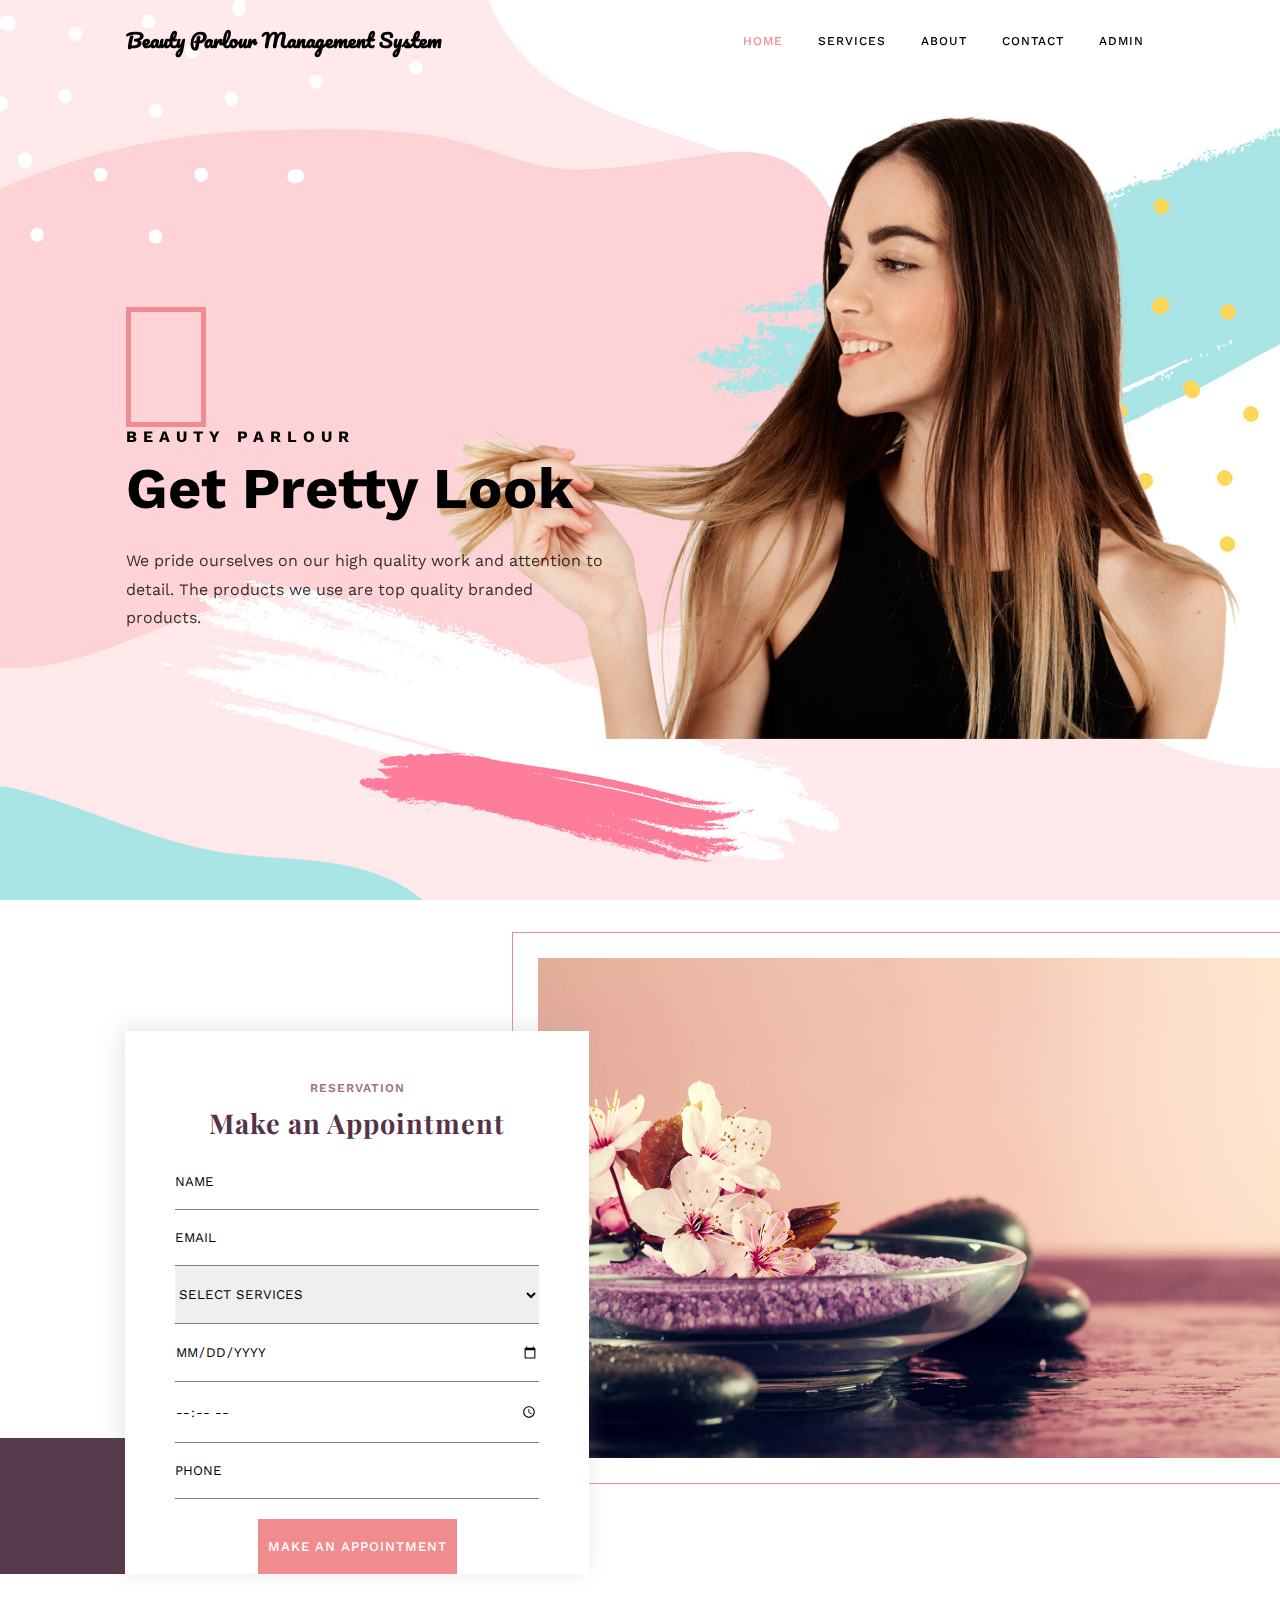
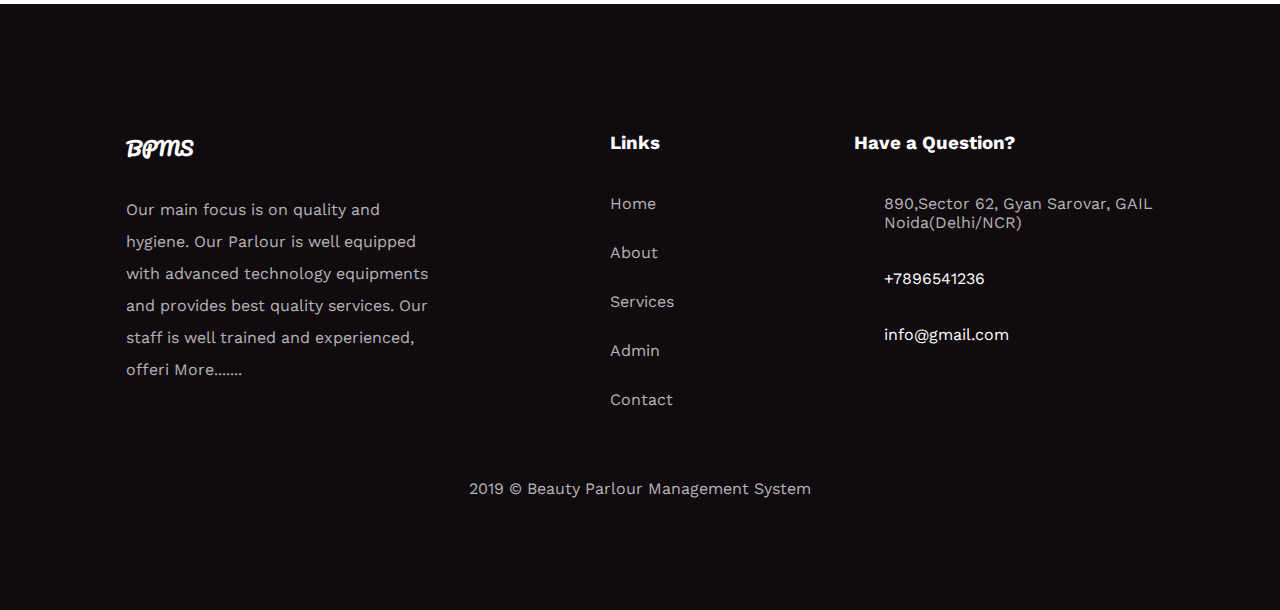
<file: index.html>
<!DOCTYPE html>
<html lang="en">

<head>
    <meta charset="UTF-8">
    <meta http-equiv="X-UA-Compatible" content="IE=edge">
    <meta name="viewport" content="width=device-width, initial-scale=1.0">
    <title>BPMS || Home Page</title>

    <link rel="stylesheet" href="https://cdnjs.cloudflare.com/ajax/libs/font-awesome/6.2.1/css/all.min.css" integrity="sha512-MV7K8+y+gLIBoVD59lQIYicR65iaqukzvf/nwasF0nqhPay5w/9lJmVM2hMDcnK1OnMGCdVK+iQrJ7lzPJQd1w==" crossorigin="anonymous" referrerpolicy="no-referrer" />
    <link rel="stylesheet" href="./CSS/main.css">
</head>

<body>
    <div class="container">
        <!-- Header Section Starts Here -->

        <header>
            <a href="./index.html" class="logo">beauty parlour management system</a>
            <nav>
                <a href="./index.html" class="nav-link active">home</a>
                <a href="./services.html" class="nav-link">services</a>
                <a href="./about.html" class="nav-link">about</a>
                <a href="./contact.html" class="nav-link">contact</a>
                <a href="./Admin/login.html" class="nav-link">admin</a>
            </nav>
        </header>

        <!-- Header Section Ends Here -->

        <!-- Home Body Section -->
        <div class="background">
            
        </div>

        <section id="hc-1" class="hero-sec">
            <div class="hero-details">
                <h5>beauty parlour</h5>
                <h1>get pretty look</h1>
                <p>We pride ourselves on our high quality work and attention to detail. The products we use are top quality branded products.</p>
            </div>
            <div class="hero-banner">
                <img src="./images/bg_1.png" alt="image of a girl">
            </div>
        </section>

        <section id="booking-sec">
            <div class="booking-form-card">
                <h5>reservation</h5>
                <h2>Make an Appointment</h2>
                <form id="booking-form" action="./thankyou.html">
                    <input type="text" placeholder="NAME" id="username" required>
                    <input type="email" name="user-email" placeholder="EMAIL" id="user-email" required>
                    <select name="services" id="services">
                        <option>SELECT SERVICES</option>
                        <option value="O3 FACIAL">O3 FACIAL</option>
                        <option value="FRUIT FACIAL">FRUIT FACIAL</option>
                        <option value="CHARCOL FACIAL">CHARCOL FACIAL</option>
                        <option value="DELUXE MENICURE">DELUXE MENICURE</option>
                        <option value="DELUXE PEDICURE">DELUXE PEDICURE</option>
                        <option value="NORMAL MENICURE">NORMAL MENICURE</option>
                        <option value="U-SHAPE HAIR CUT">U-SHAPE HAIR CUT</option>
                        <option value="LAYER HAIRCUT">LAYER HAIRCUT</option>
                        <option value="REBONDING">REBONDING</option>
                        <option value="LOREAL HAIR COLOR(FULL)">LOREAL HAIR COLOR(FULL)</option>
                        <option value="BODY SPA">BODY SPA</option>
                        <option value="TEST">TEST</option>
                        <option value="ABC">ABC</option>
                    </select>
                    <input type="date" name="serv-date" id="serv-date" required>
                    <input type="time" name="serv-time" id="serv-time" required>
                    <input type="tel" name="user-num" id="user-num" placeholder="PHONE" required>
                    <button id="book-btn">make an appointment</button>
                </form>
            </div>

            <div class="booking-img-wrapper">
                <div class="booking-bg-img"></div>
            </div>

        </section>

        <!-- Home Body Section Ends Here -->


        <!-- Footer Starts -->
        <footer>
            <div class="footer-details">
                <div class="bpms-details">
                    <h3>bpms</h3>
                    <p>Our main focus is on quality and hygiene. Our Parlour is well equipped with advanced technology equipments and provides best quality services. Our staff is well trained and experienced, offeri More.......</p>
                </div>

                <div class="links">
                    <h3>links</h3>
                    <ul>
                        <li><a href="./index.html" class="footer-links">home</a></li>
                        <li><a href="./about.html" class="footer-links">about</a></li>
                        <li><a href="./services.html" class="footer-links">services</a></li>
                        <li><a href="./Admin/login.html" class="footer-links">admin</a></li>
                        <li><a href="./contact.html" class="footer-links">contact</a></li>
                    </ul>
                </div>

                <div class="footer-contact">
                    <h3>Have a Question?</h3>
                    <ul>
                        <li class="f-address"><i class="fa-solid fa-location-dot"></i><p>890,Sector 62, Gyan Sarovar, GAIL Noida(Delhi/NCR)</p></li>
                        <li class="f-phone"><i class="fa-solid fa-phone"></i><p>+7896541236</p></li>
                        <li class="f-mail"><i class="fa-solid fa-envelope"></i><p>info@gmail.com</p></li>
                    </ul>
                </div>
            </div>
            <p class="foot-note">2019 © Beauty Parlour Management System</p>
        </footer>

        <!-- Footer Ends Here -->
    </div>
</body>

</html>
</file>
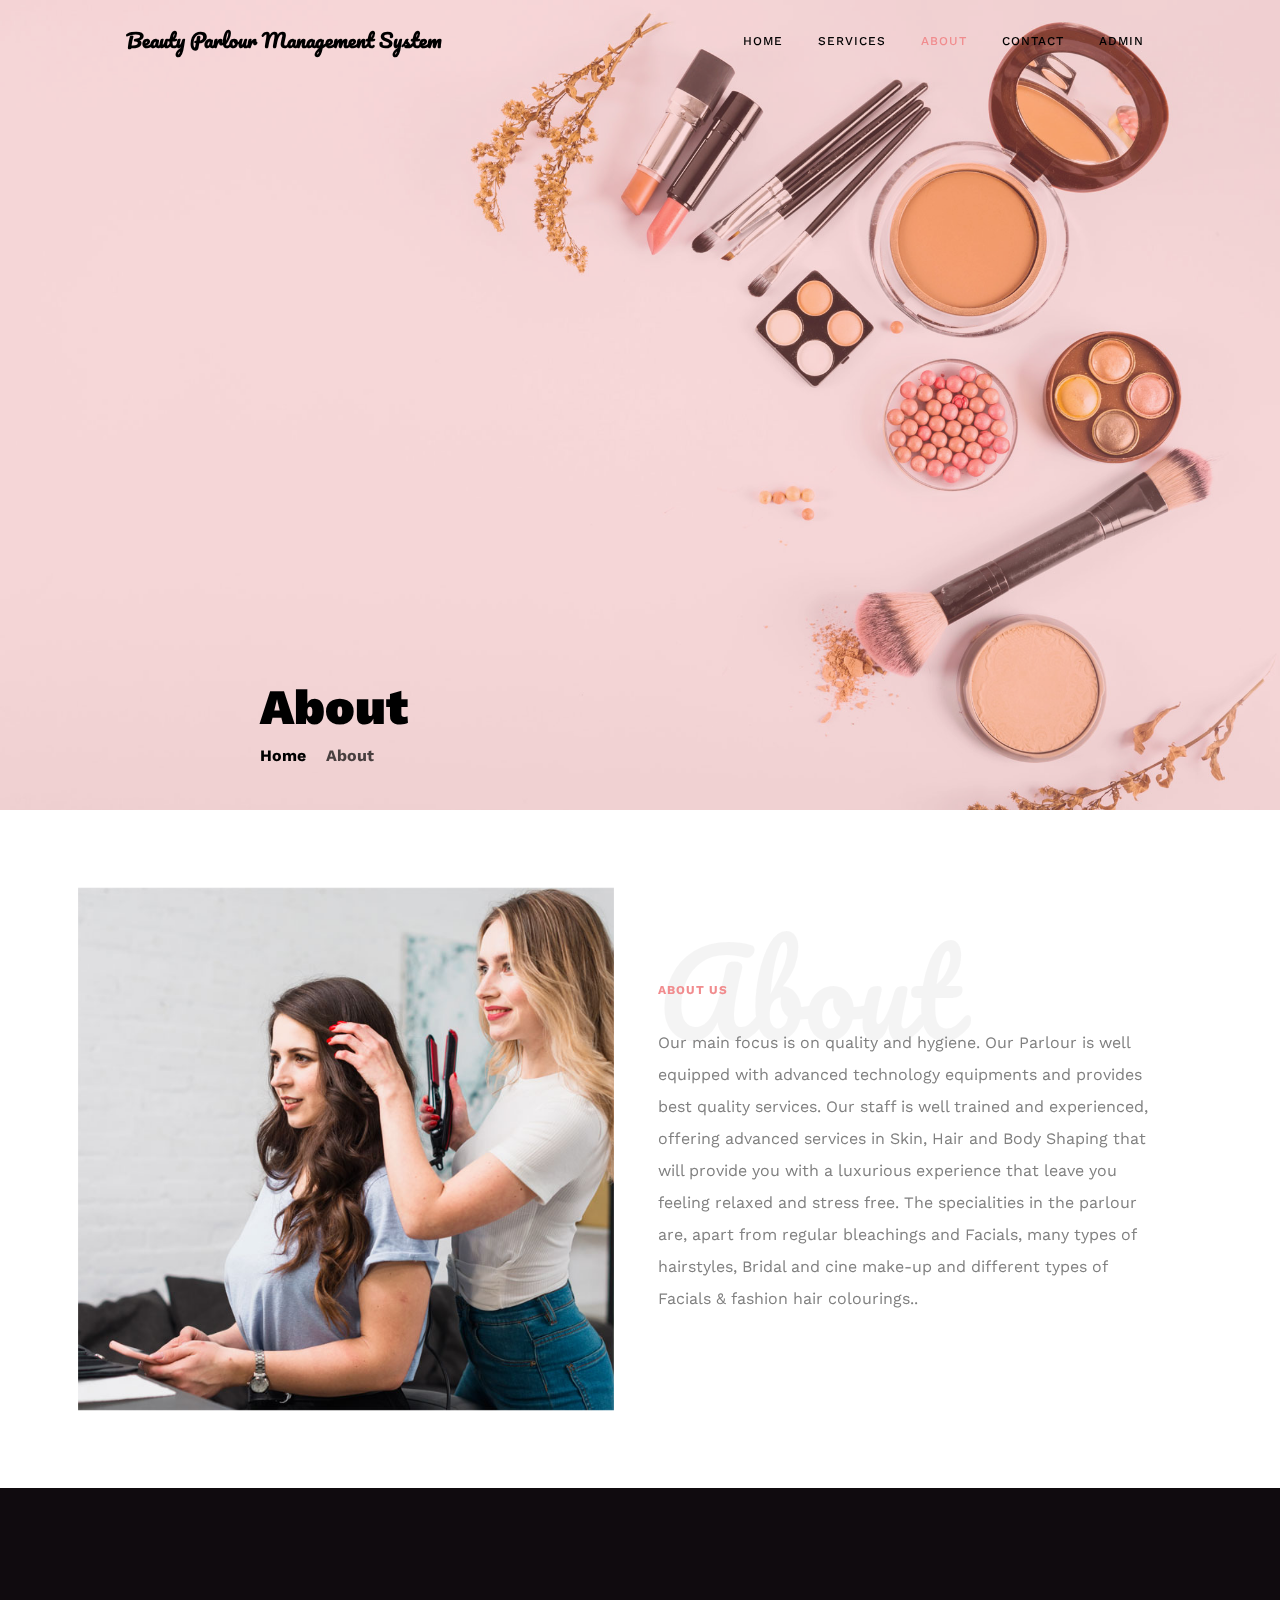
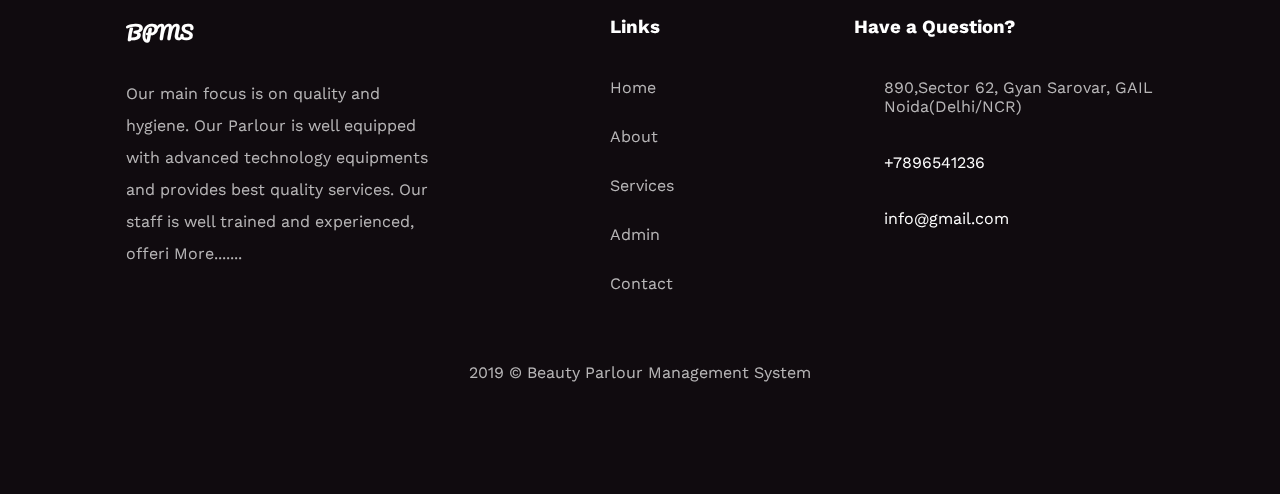
<file: about.html>
<!DOCTYPE html>
<html lang="en">

<head>
    <meta charset="UTF-8">
    <meta http-equiv="X-UA-Compatible" content="IE=edge">
    <meta name="viewport" content="width=device-width, initial-scale=1.0">
    <title>BPMS || About</title>

    <link rel="stylesheet" href="https://cdnjs.cloudflare.com/ajax/libs/font-awesome/6.2.1/css/all.min.css" integrity="sha512-MV7K8+y+gLIBoVD59lQIYicR65iaqukzvf/nwasF0nqhPay5w/9lJmVM2hMDcnK1OnMGCdVK+iQrJ7lzPJQd1w==" crossorigin="anonymous" referrerpolicy="no-referrer" />
    <link rel="stylesheet" href="./CSS/main.css">
</head>

<body>
    <div class="container">
        <!-- Header Section Starts Here -->

        <header>
            <a href="./index.html" class="logo">beauty parlour management system</a>
            <nav>
                <a href="./index.html" class="nav-link">home</a>
                <a href="./services.html" class="nav-link">services</a>
                <a href="./about.html" class="nav-link active">about</a>
                <a href="./contact.html" class="nav-link">contact</a>
                <a href="./Admin/login.html" class="nav-link">admin</a>
            </nav>
        </header>

        <!-- Header Section Ends Here -->

        <!-- About Body Section -->
        <section class="hero-section">
            <div class="pink-overlay"></div>
        </section>
        <div class="p-map">
            <h2>about</h2>
            <div class="pathway">
                <div class="path"><a href="./index.html">home</a><i class="fa-solid fa-greater-than"></i></div>
                <div class="path"><span>about</span><i class="fa-solid fa-greater-than"></i></div>
            </div>
        </div>


        <!-- About Information -->
        <section class="info about-info">

            <div class="abt-img-wrapper">
                <img src="./images/about.jpg" alt="Image of a hairstylist">
            </div>
            <div class="abt-details">
                <span class="watermark about-watermark">about</span>
                <h5>about us</h5>
                <p>Our main focus is on quality and hygiene. Our Parlour is well equipped with advanced technology equipments and provides best quality services. Our staff is well trained and experienced, offering advanced services in Skin, Hair and Body Shaping that will provide you with a luxurious experience that leave you feeling relaxed and stress free. The specialities in the parlour are, apart from regular bleachings and Facials, many types of hairstyles, Bridal and cine make-up and different types of Facials & fashion hair colourings..</p>
            </div>
            
        </section>

        <!-- About Body Section Ends Here -->


        <!-- Footer Starts -->
        <footer>
            <div class="footer-details">
                <div class="bpms-details">
                    <h3>bpms</h3>
                    <p>Our main focus is on quality and hygiene. Our Parlour is well equipped with advanced technology equipments and provides best quality services. Our staff is well trained and experienced, offeri More.......</p>
                </div>

                <div class="links">
                    <h3>links</h3>
                    <ul>
                        <li><a href="./index.html" class="footer-links">home</a></li>
                        <li><a href="./about.html" class="footer-links">about</a></li>
                        <li><a href="./services.html" class="footer-links">services</a></li>
                        <li><a href="./Admin/login.html" class="footer-links">admin</a></li>
                        <li><a href="./contact.html" class="footer-links">contact</a></li>
                    </ul>
                </div>

                <div class="footer-contact">
                    <h3>Have a Question?</h3>
                    <ul>
                        <li class="f-address"><i class="fa-solid fa-location-dot"></i><p>890,Sector 62, Gyan Sarovar, GAIL Noida(Delhi/NCR)</p></li>
                        <li class="f-phone"><i class="fa-solid fa-phone"></i><p>+7896541236</p></li>
                        <li class="f-mail"><i class="fa-solid fa-envelope"></i><p>info@gmail.com</p></li>
                    </ul>
                </div>
            </div>
            <p class="foot-note">2019 © Beauty Parlour Management System</p>
        </footer>

        <!-- Footer Ends Here -->
    </div>
</body>

</html>
</file>
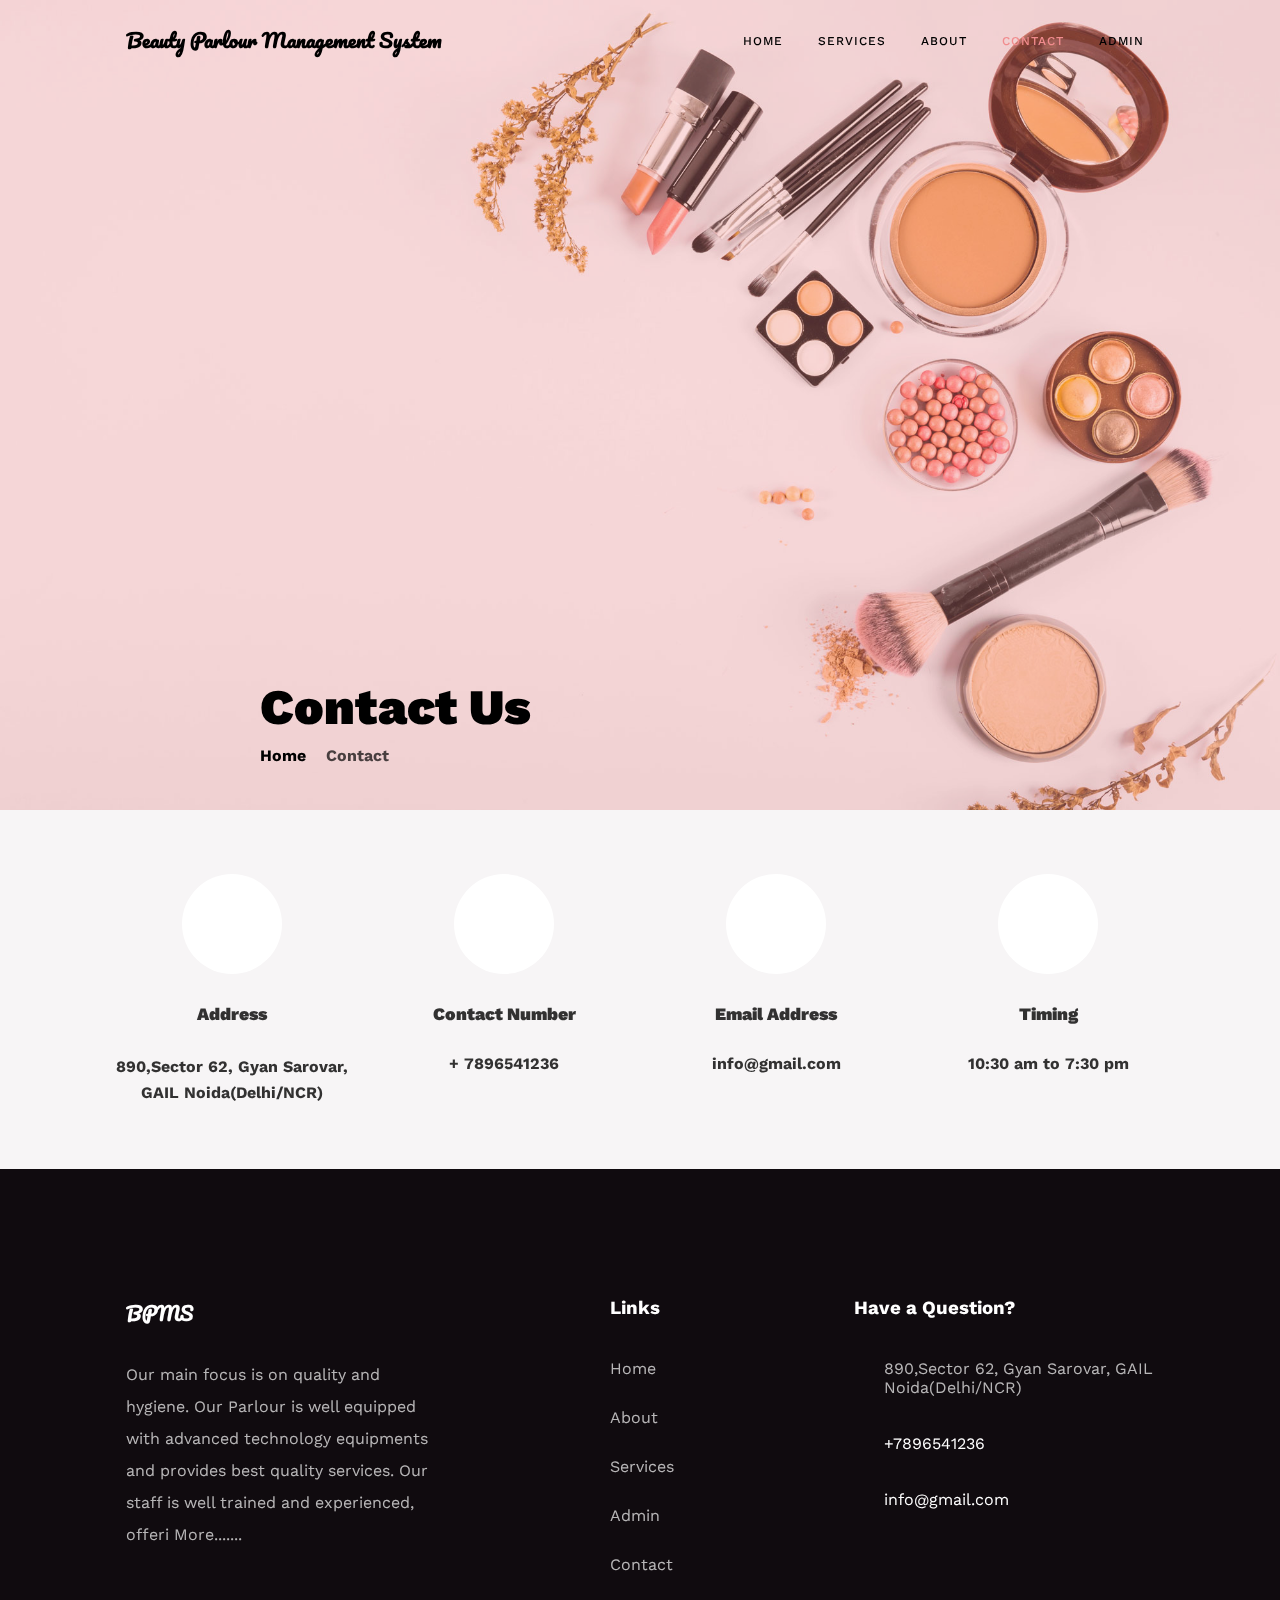
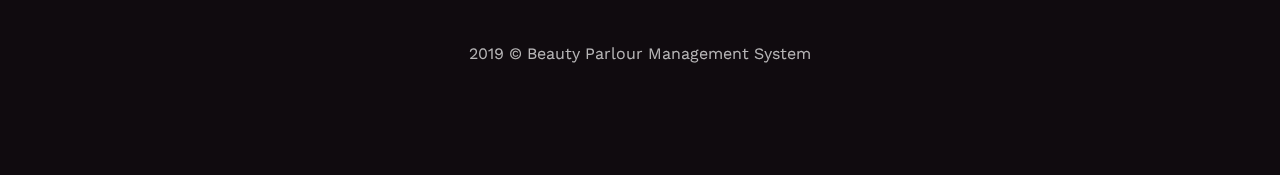
<file: contact.html>
<!DOCTYPE html>
<html lang="en">

<head>
    <meta charset="UTF-8">
    <meta http-equiv="X-UA-Compatible" content="IE=edge">
    <meta name="viewport" content="width=device-width, initial-scale=1.0">
    <title>BPMS || Contact</title>

    <link rel="stylesheet" href="https://cdnjs.cloudflare.com/ajax/libs/font-awesome/6.2.1/css/all.min.css" integrity="sha512-MV7K8+y+gLIBoVD59lQIYicR65iaqukzvf/nwasF0nqhPay5w/9lJmVM2hMDcnK1OnMGCdVK+iQrJ7lzPJQd1w==" crossorigin="anonymous" referrerpolicy="no-referrer" />
    <link rel="stylesheet" href="./CSS/main.css">
</head>

<body>
    <div class="container">
        <!-- Header Section Starts Here -->

        <header>
            <a href="./index.html" class="logo">beauty parlour management system</a>
            <nav>
                <a href="./index.html" class="nav-link">home</a>
                <a href="./services.html" class="nav-link">services</a>
                <a href="./about.html" class="nav-link">about</a>
                <a href="./contact.html" class="nav-link active">contact</a>
                <a href="./Admin/login.html" class="nav-link">admin</a>
            </nav>
        </header>

        <!-- Header Section Ends Here -->

        <!-- Contact Body Section -->
        <section class="hero-section">
            <div class="pink-overlay"></div>
        </section>
        <div class="p-map">
            <h2>contact us</h2>
            <div class="pathway">
                <div class="path"><a href="./index.html">home</a><i class="fa-solid fa-greater-than"></i></div>
                <div class="path"><span>contact</span><i class="fa-solid fa-greater-than"></i></div>
            </div>
        </div>


        <!-- Contact Information -->
        <section class="contact-info">
            <div class="info-box con-address">
                <div class="icon address-icon">
                    <i class="fa-solid fa-signs-post"></i>
                </div>
                <h4>address</h4>
                <p>890,Sector 62, Gyan Sarovar, GAIL Noida(Delhi/NCR)</p>
            </div>
            <div class="info-box con-num">
                <div class="icon contact-icon">
                    <i class="fa-solid fa-phone"></i>
                </div>
                <h4>contact number</h4>
                <p>+ 7896541236</p>
            </div>
            <div class="info-box con-email">
                <div class="icon email-icon">
                    <i class="fa-solid fa-paper-plane"></i>
                </div>
                <h4>email address</h4>
                <p>info@gmail.com</p>
            </div>
            <div class="info-box con-time">
                <div class="icon time-icon">
                    <i class="fa-solid fa-earth-americas"></i>
                </div>
                <h4>timing</h4>
                <p>10:30 am to 7:30 pm</p>
            </div>
        </section>

        <!-- Contact Body Section Ends Here -->


        <!-- Footer Starts -->
        <footer>
            <div class="footer-details">
                <div class="bpms-details">
                    <h3>bpms</h3>
                    <p>Our main focus is on quality and hygiene. Our Parlour is well equipped with advanced technology equipments and provides best quality services. Our staff is well trained and experienced, offeri More.......</p>
                </div>

                <div class="links">
                    <h3>links</h3>
                    <ul>
                        <li><a href="./index.html" class="footer-links">home</a></li>
                        <li><a href="./about.html" class="footer-links">about</a></li>
                        <li><a href="./services.html" class="footer-links">services</a></li>
                        <li><a href="./Admin/login.html" class="footer-links">admin</a></li>
                        <li><a href="./contact.html" class="footer-links">contact</a></li>
                    </ul>
                </div>

                <div class="footer-contact">
                    <h3>Have a Question?</h3>
                    <ul>
                        <li class="f-address"><i class="fa-solid fa-location-dot"></i><p>890,Sector 62, Gyan Sarovar, GAIL Noida(Delhi/NCR)</p></li>
                        <li class="f-phone"><i class="fa-solid fa-phone"></i><p>+7896541236</p></li>
                        <li class="f-mail"><i class="fa-solid fa-envelope"></i><p>info@gmail.com</p></li>
                    </ul>
                </div>
            </div>
            <p class="foot-note">2019 © Beauty Parlour Management System</p>
        </footer>

        <!-- Footer Ends Here -->
    </div>
</body>

</html>
</file>
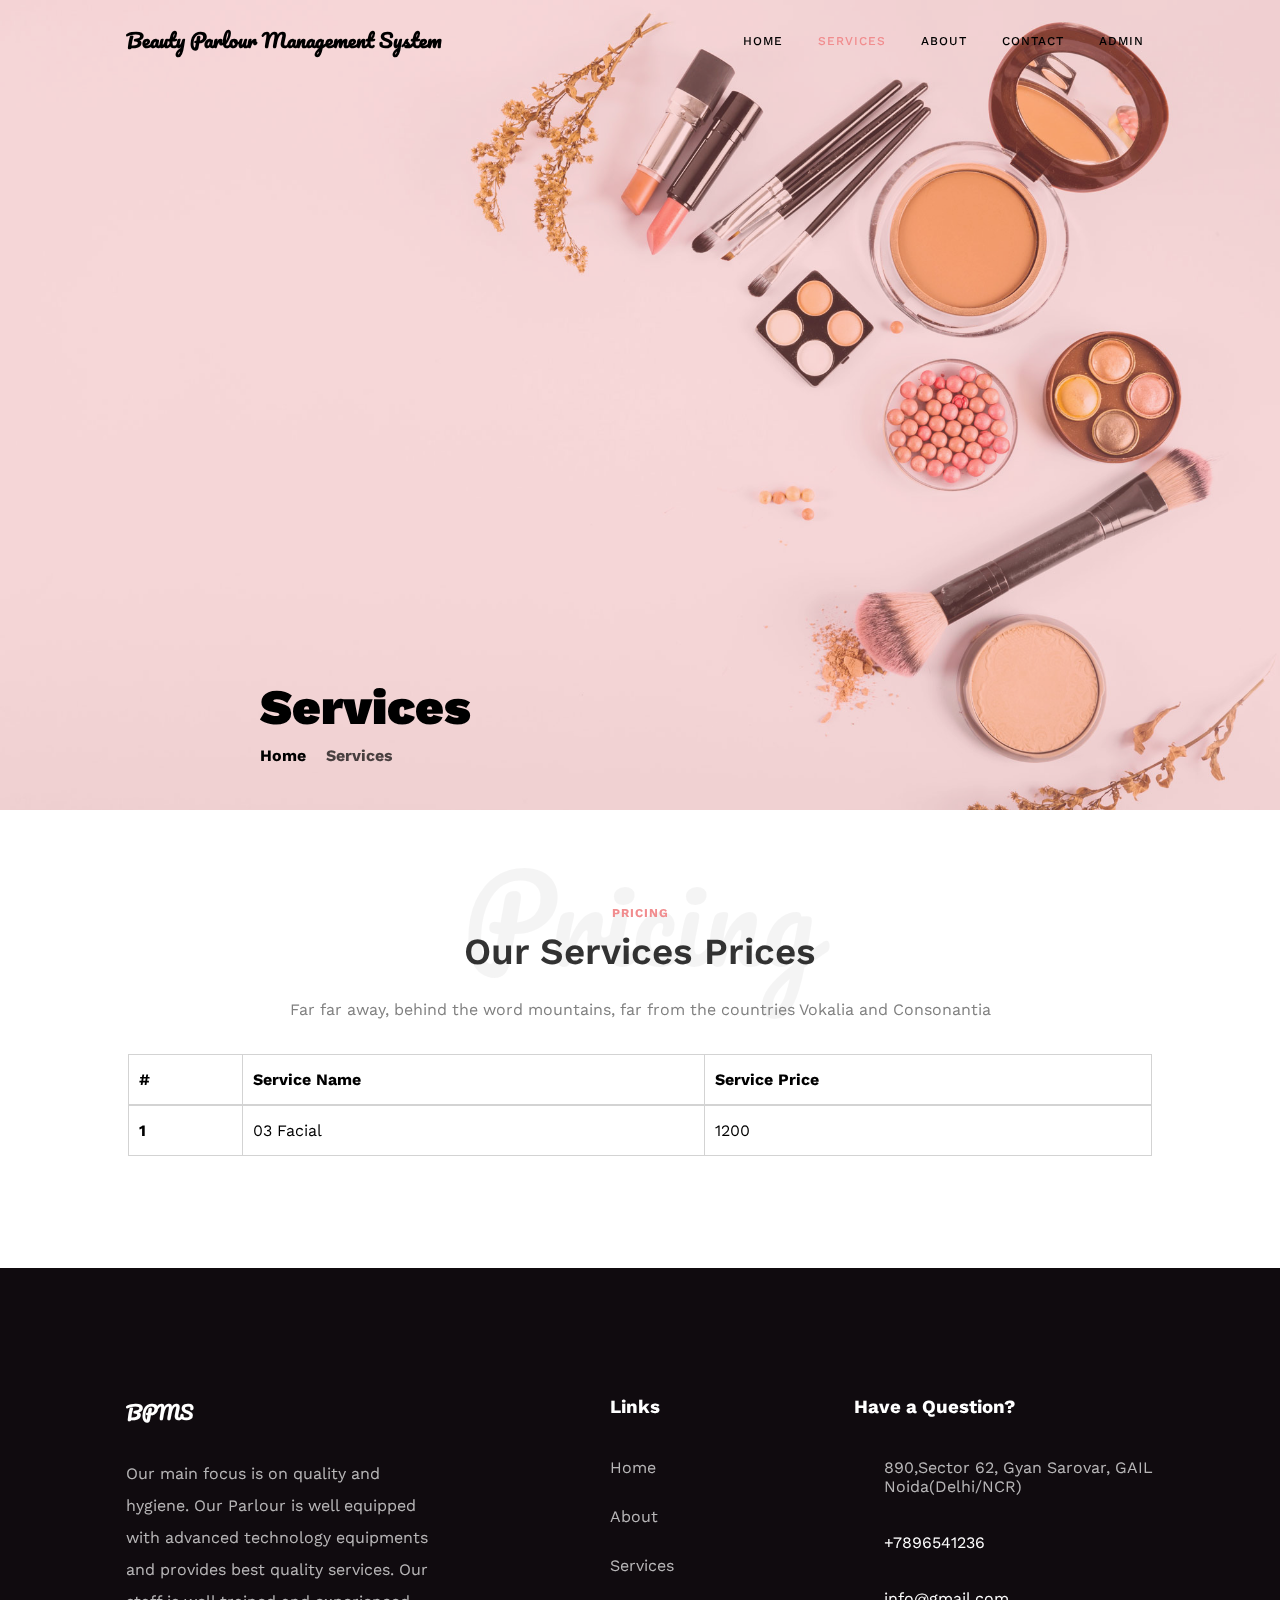
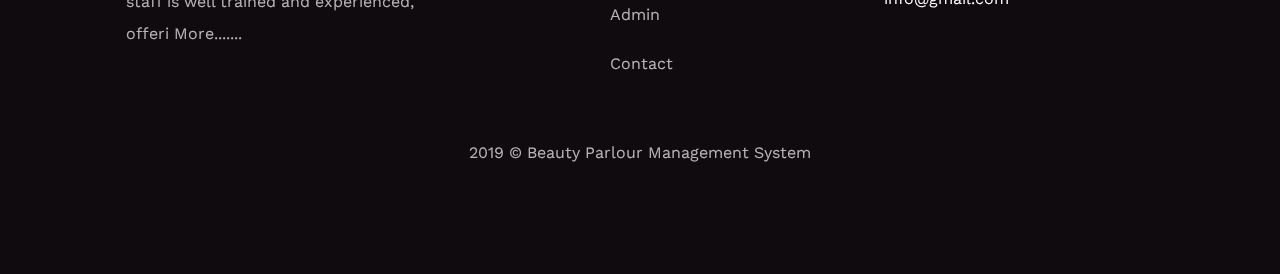
<file: services.html>
<!DOCTYPE html>
<html lang="en">

<head>
    <meta charset="UTF-8">
    <meta http-equiv="X-UA-Compatible" content="IE=edge">
    <meta name="viewport" content="width=device-width, initial-scale=1.0">
    <title>BPMS || Services</title>

    <link rel="stylesheet" href="https://cdnjs.cloudflare.com/ajax/libs/font-awesome/6.2.1/css/all.min.css" integrity="sha512-MV7K8+y+gLIBoVD59lQIYicR65iaqukzvf/nwasF0nqhPay5w/9lJmVM2hMDcnK1OnMGCdVK+iQrJ7lzPJQd1w==" crossorigin="anonymous" referrerpolicy="no-referrer" />
    <link rel="stylesheet" href="./CSS/main.css">
</head>

<body>
    <div class="container">
        <!-- Header Section Starts Here -->

        <header>
            <a href="./index.html" class="logo">beauty parlour management system</a>
            <nav>
                <a href="./index.html" class="nav-link">home</a>
                <a href="./services.html" class="nav-link active">services</a>
                <a href="./about.html" class="nav-link">about</a>
                <a href="./contact.html" class="nav-link">contact</a>
                <a href="./Admin/login.html" class="nav-link">admin</a>
            </nav>
        </header>

        <!-- Header Section Ends Here -->

        <!-- Services Body Section -->
        <section class="hero-section">
            <div class="pink-overlay"></div>
        </section>
        <div class="p-map">
            <h2>services</h2>
            <div class="pathway">
                <div class="path"><a href="./index.html">home</a><i class="fa-solid fa-greater-than"></i></div>
                <div class="path"><span>services</span><i class="fa-solid fa-greater-than"></i></div>
            </div>
        </div>


        <!-- Services Information -->
        <section class="info serv-info">
            <span class="watermark serv-watermark">pricing</span>
            <h5>pricing</h5>
            <h2>our services prices</h2>
            <p>Far far away, behind the word mountains, far from the countries Vokalia and Consonantia</p>
            <table>
                <thead>
                    <th>#</th>
                    <th>service name</th>
                    <th>service price</th>
                </thead>
                <tbody>
                    <tr>
                        <td>1</td>
                        <td>03 facial</td>
                        <td>1200</td>
                    </tr>
                </tbody>
            </table>
        </section>

        <!-- Services Body Section Ends Here -->


        <!-- Footer Starts -->
        <footer>
            <div class="footer-details">
                <div class="bpms-details">
                    <h3>bpms</h3>
                    <p>Our main focus is on quality and hygiene. Our Parlour is well equipped with advanced technology equipments and provides best quality services. Our staff is well trained and experienced, offeri More.......</p>
                </div>

                <div class="links">
                    <h3>links</h3>
                    <ul>
                        <li><a href="./index.html" class="footer-links">home</a></li>
                        <li><a href="./about.html" class="footer-links">about</a></li>
                        <li><a href="./services.html" class="footer-links">services</a></li>
                        <li><a href="./Admin/login.html" class="footer-links">admin</a></li>
                        <li><a href="./contact.html" class="footer-links">contact</a></li>
                    </ul>
                </div>

                <div class="footer-contact">
                    <h3>Have a Question?</h3>
                    <ul>
                        <li class="f-address"><i class="fa-solid fa-location-dot"></i><p>890,Sector 62, Gyan Sarovar, GAIL Noida(Delhi/NCR)</p></li>
                        <li class="f-phone"><i class="fa-solid fa-phone"></i><p>+7896541236</p></li>
                        <li class="f-mail"><i class="fa-solid fa-envelope"></i><p>info@gmail.com</p></li>
                    </ul>
                </div>
            </div>
            <p class="foot-note">2019 © Beauty Parlour Management System</p>
        </footer>

        <!-- Footer Ends Here -->
    </div>
</body>

</html>
</file>
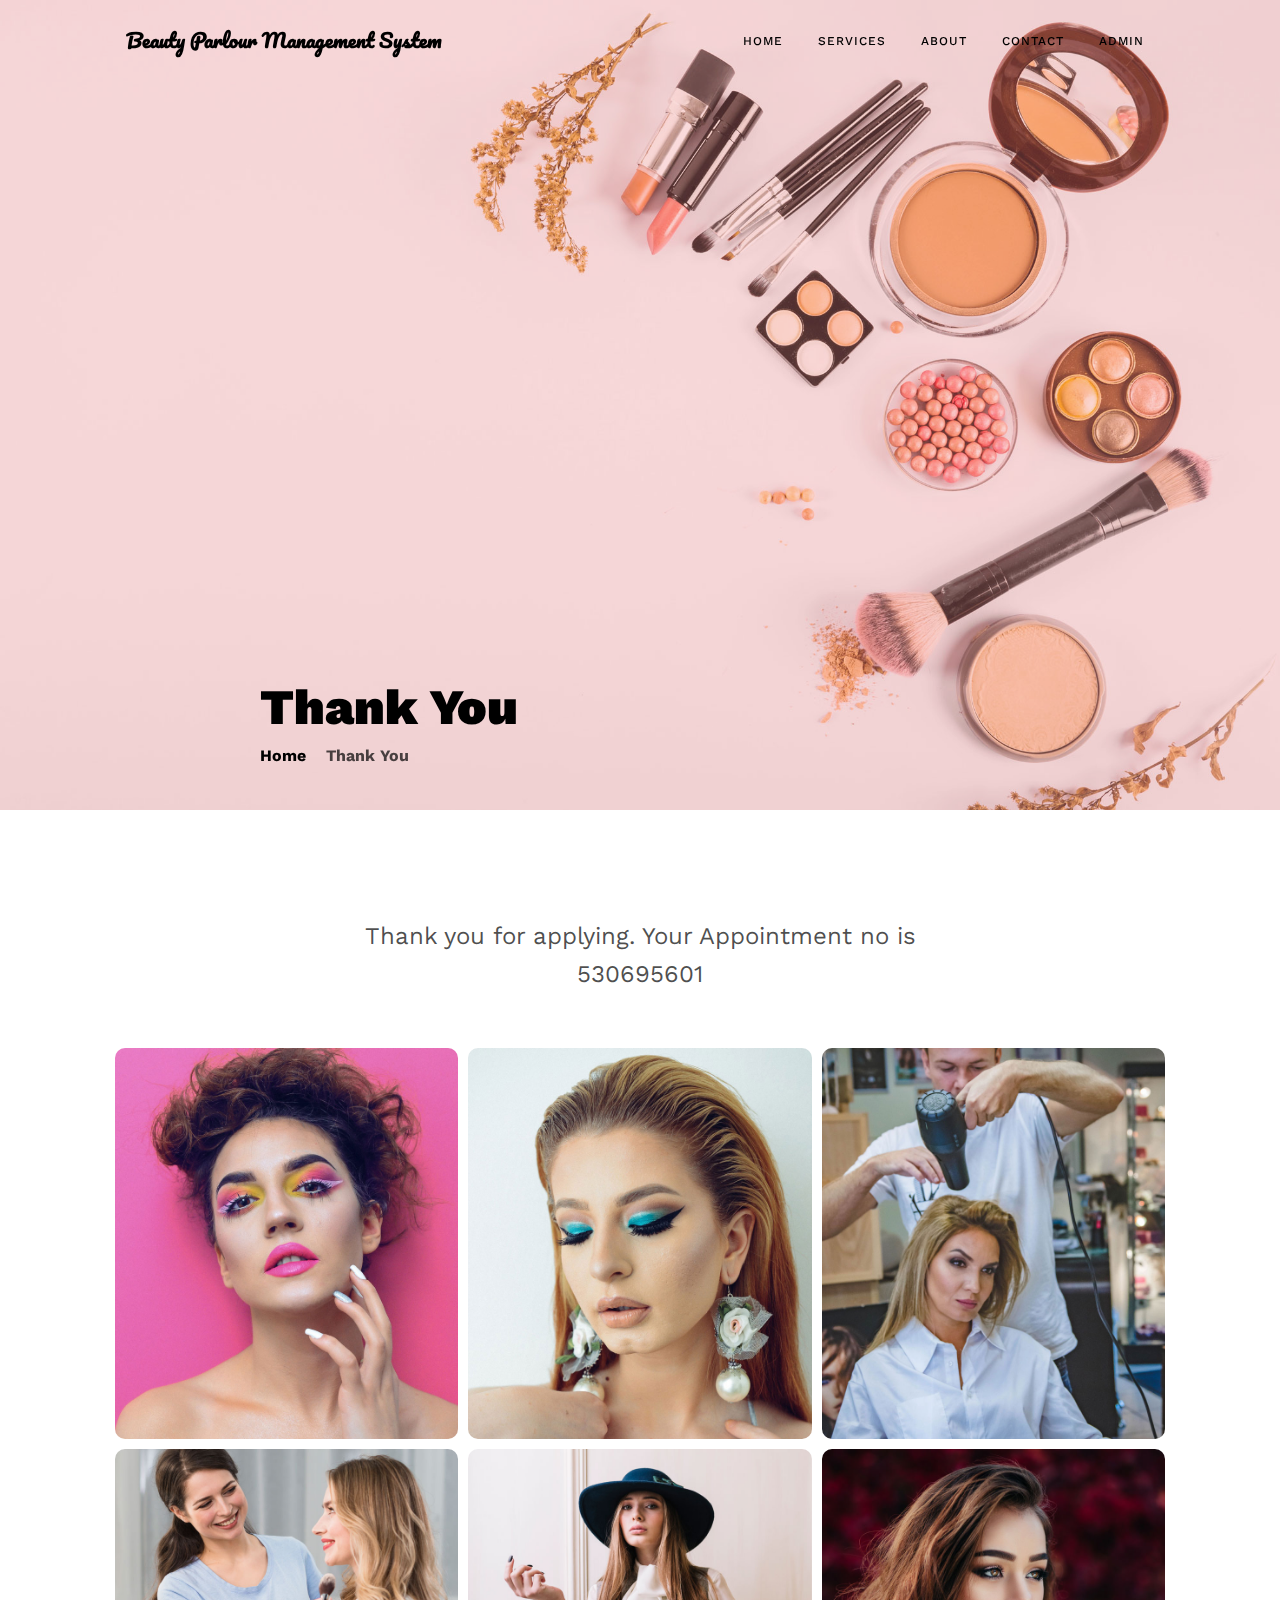
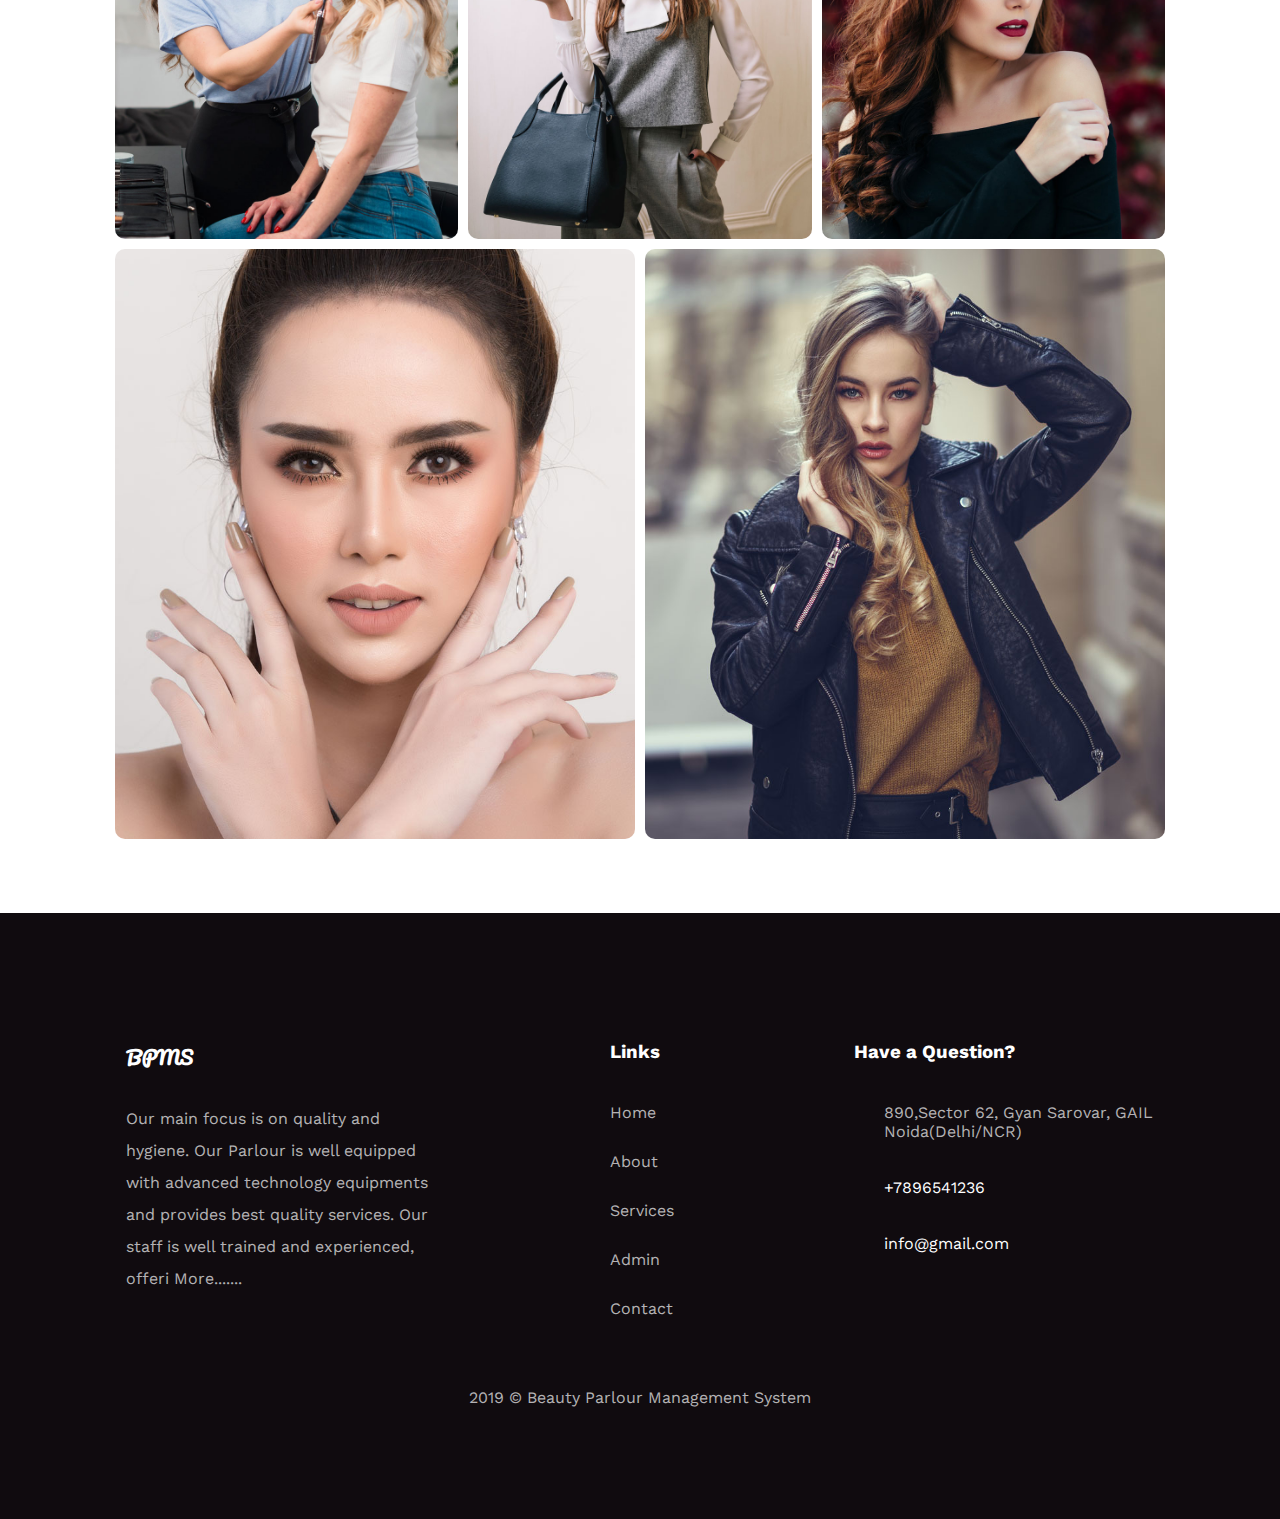
<file: thankyou.html>
<!DOCTYPE html>
<html lang="en">

<head>
    <meta charset="UTF-8">
    <meta http-equiv="X-UA-Compatible" content="IE=edge">
    <meta name="viewport" content="width=device-width, initial-scale=1.0">
    <title>BPMS || Thank You</title>

    <link rel="stylesheet" href="https://cdnjs.cloudflare.com/ajax/libs/font-awesome/6.2.1/css/all.min.css" integrity="sha512-MV7K8+y+gLIBoVD59lQIYicR65iaqukzvf/nwasF0nqhPay5w/9lJmVM2hMDcnK1OnMGCdVK+iQrJ7lzPJQd1w==" crossorigin="anonymous" referrerpolicy="no-referrer" />
    <link rel="stylesheet" href="./CSS/main.css">
</head>

<body>
    <div class="container">
        <!-- Header Section Starts Here -->

        <header>
            <a href="./index.html" class="logo">beauty parlour management system</a>
            <nav>
                <a href="./index.html" class="nav-link">home</a>
                <a href="./services.html" class="nav-link">services</a>
                <a href="./about.html" class="nav-link">about</a>
                <a href="./contact.html" class="nav-link">contact</a>
                <a href="./Admin/login.html" class="nav-link">admin</a>
            </nav>
        </header>

        <!-- Header Section Ends Here -->

        <!-- Services Body Section -->
        <section class="hero-section">
            <div class="pink-overlay"></div>
        </section>
        <div class="p-map">
            <h2>Thank You</h2>
            <div class="pathway">
                <div class="path"><a href="./index.html">home</a><i class="fa-solid fa-greater-than"></i></div>
                <div class="path"><span>Thank You</span><i class="fa-solid fa-greater-than"></i></div>
            </div>
        </div>


        <!-- Thank You Body -->
        <section class="thnk-body">
            <p class="thnk-para">Thank you for applying. Your Appointment no is </p>
            <span class="thnk-para" id="apt-id">530695601</span>
            <div class="img-gallery">
                <div class="img-card">
                    <img src="./images/work-1.jpg">
                    <div class="thnk-img-overlay">
                        <i class="fa-solid fa-up-right-and-down-left-from-center"></i>
                        <div class="thnk-img-name">
                            <p>Stylist</p>
                            <h4>Makeup</h4>
                        </div>
                    </div>
                </div>
                <div class="img-card">
                    <img src="./images/work-2.jpg">
                    <div class="thnk-img-overlay">
                        <i class="fa-solid fa-up-right-and-down-left-from-center"></i>
                        <div class="thnk-img-name">
                            <p>Beauty</p>
                            <h4>Makeup</h4>
                        </div>
                    </div>
                </div>
                <div class="img-card">
                    <img src="./images/work-3.jpg">
                    <div class="thnk-img-overlay">
                        <i class="fa-solid fa-up-right-and-down-left-from-center"></i>
                        <div class="thnk-img-name">
                            <p>Beauty</p>
                            <h4>Makeup</h4>
                        </div>
                    </div>
                </div>
                <div class="img-card">
                    <img src="./images/work-4.jpg">
                    <div class="thnk-img-overlay">
                        <i class="fa-solid fa-up-right-and-down-left-from-center"></i>
                        <div class="thnk-img-name">
                            <p>Beauty</p>
                            <h4>Makeup</h4>
                        </div>
                    </div>
                </div>
                <div class="img-card">
                    <img src="./images/work-5.jpg">
                    <div class="thnk-img-overlay">
                        <i class="fa-solid fa-up-right-and-down-left-from-center"></i>
                        <div class="thnk-img-name">
                            <p>Beauty</p>
                            <h4>Makeup</h4>
                        </div>
                    </div>
                </div>
                <div class="img-card">
                    <img src="./images/work-6.jpg">
                    <div class="thnk-img-overlay">
                        <i class="fa-solid fa-up-right-and-down-left-from-center"></i>
                        <div class="thnk-img-name">
                            <p>Fashion</p>
                            <h4>Model</h4>
                        </div>
                    </div>
                </div>
                <div class="img-card">
                    <img src="./images/work-7.jpg">
                    <div class="thnk-img-overlay">
                        <i class="fa-solid fa-up-right-and-down-left-from-center"></i>
                        <div class="thnk-img-name">
                            <p>Beauty</p>
                            <h4>Makeup</h4>
                        </div>
                    </div>
                </div>
                <div class="img-card">
                    <img src="./images/work-8.jpg">
                    <div class="thnk-img-overlay">
                        <i class="fa-solid fa-up-right-and-down-left-from-center"></i>
                        <div class="thnk-img-name">
                            <p>Beauty</p>
                            <h4>Makeup</h4>
                        </div>
                    </div>
                </div>
            </div>
        </section>

        <!-- Thank You Body Section Ends Here -->


        <!-- Footer Starts -->
        <footer>
            <div class="footer-details">
                <div class="bpms-details">
                    <h3>bpms</h3>
                    <p>Our main focus is on quality and hygiene. Our Parlour is well equipped with advanced technology equipments and provides best quality services. Our staff is well trained and experienced, offeri More.......</p>
                </div>

                <div class="links">
                    <h3>links</h3>
                    <ul>
                        <li><a href="./index.html" class="footer-links">home</a></li>
                        <li><a href="./about.html" class="footer-links">about</a></li>
                        <li><a href="./services.html" class="footer-links">services</a></li>
                        <li><a href="./Admin/login.html" class="footer-links">admin</a></li>
                        <li><a href="./contact.html" class="footer-links">contact</a></li>
                    </ul>
                </div>

                <div class="footer-contact">
                    <h3>Have a Question?</h3>
                    <ul>
                        <li class="f-address"><i class="fa-solid fa-location-dot"></i><p>890,Sector 62, Gyan Sarovar, GAIL Noida(Delhi/NCR)</p></li>
                        <li class="f-phone"><i class="fa-solid fa-phone"></i><p>+7896541236</p></li>
                        <li class="f-mail"><i class="fa-solid fa-envelope"></i><p>info@gmail.com</p></li>
                    </ul>
                </div>
            </div>
            <p class="foot-note">2019 © Beauty Parlour Management System</p>
        </footer>

        <!-- Footer Ends Here -->
    </div>
</body>

</html>
</file>
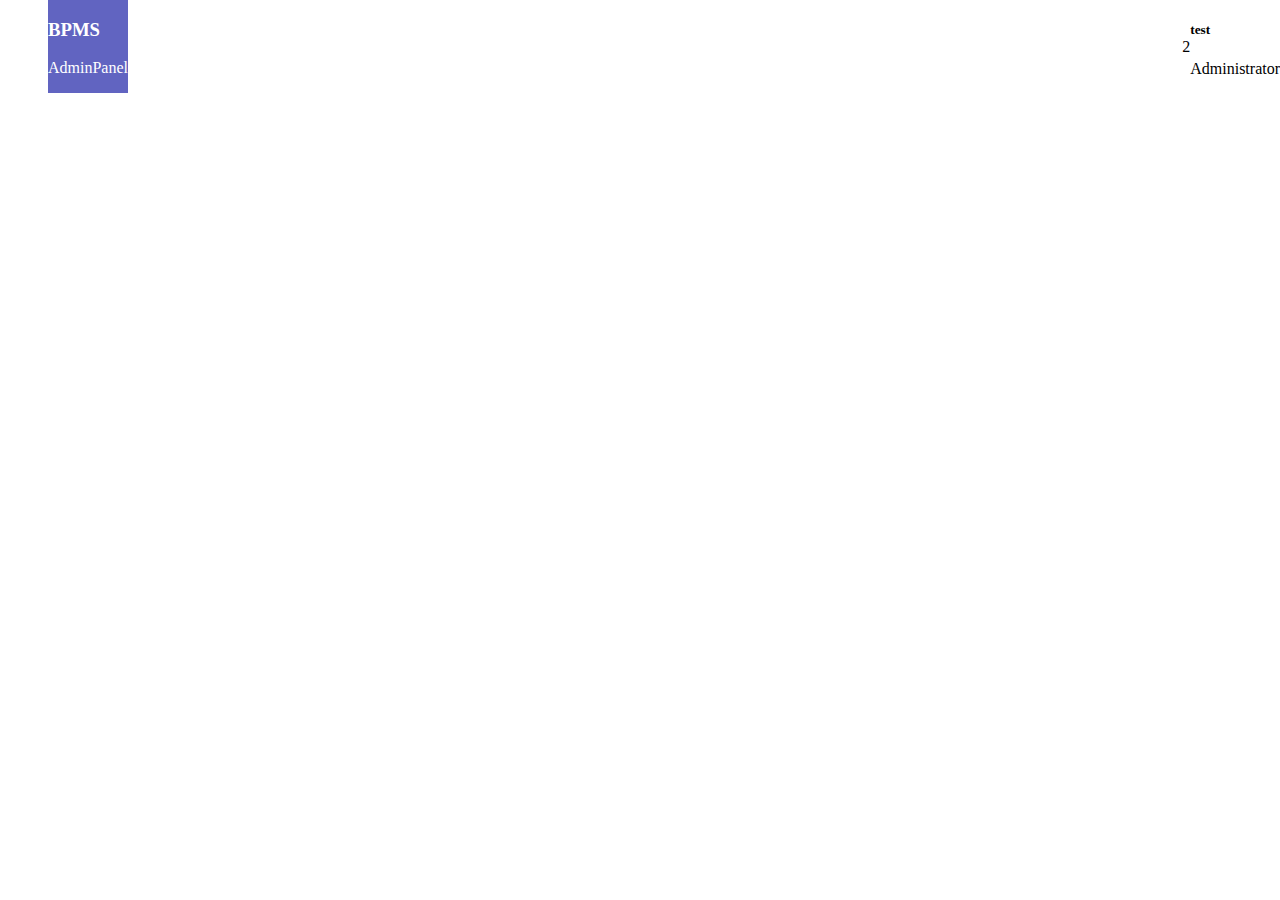
<file: Admin/dashboard.html>
<!DOCTYPE html>
<html lang="en">
<head>
    <meta charset="UTF-8">
    <meta http-equiv="X-UA-Compatible" content="IE=edge">
    <meta name="viewport" content="width=device-width, initial-scale=1.0">
    <title>BPMS | Admin Dashboard</title>

    <!-- Latest compiled and minified CSS -->
    <!-- <link rel="stylesheet" href="https://maxcdn.bootstrapcdn.com/bootstrap/3.4.1/css/bootstrap.min.css"> -->

    <!-- jQuery library -->
    <!-- <script src="https://ajax.googleapis.com/ajax/libs/jquery/3.6.1/jquery.min.js"></script> -->

    <!-- Latest compiled JavaScript -->
    <!-- <script src="https://maxcdn.bootstrapcdn.com/bootstrap/3.4.1/js/bootstrap.min.js"></script> -->

    <link rel="stylesheet" href="https://cdnjs.cloudflare.com/ajax/libs/font-awesome/6.2.1/css/all.min.css" integrity="sha512-MV7K8+y+gLIBoVD59lQIYicR65iaqukzvf/nwasF0nqhPay5w/9lJmVM2hMDcnK1OnMGCdVK+iQrJ7lzPJQd1w==" crossorigin="anonymous" referrerpolicy="no-referrer" />

    <link rel="stylesheet" href="./CSS/styles.css">
</head>
<body>
    
    <div class="container">
        <header>
            <div class="hd-col hd-left">
                <div class="hamburger">
                    <i class="fa fa-bars"></i>
                </div>
                <div class="logo">
                    <h3>BPMS</h3>
                    <p>AdminPanel</p>
                </div>
            </div>
            <div class="hd-col hd-right">
                <div class="notification">
                    <i class="fa fa-bell"></i>
                    <span class="notif-count">2</span>
                </div>
                <div class="profile">
                    <div class="prof-icon">
                        <i class="f fa-face"></i>
                    </div>
                    <div class="prof-name">
                        <h5>test</h5>
                        <p>Administrator</p>
                    </div>
                    <i class="fa fa-lesser"></i>
                </div>
            </div>
        </header>
    </div>
</body>
</html>
</file>
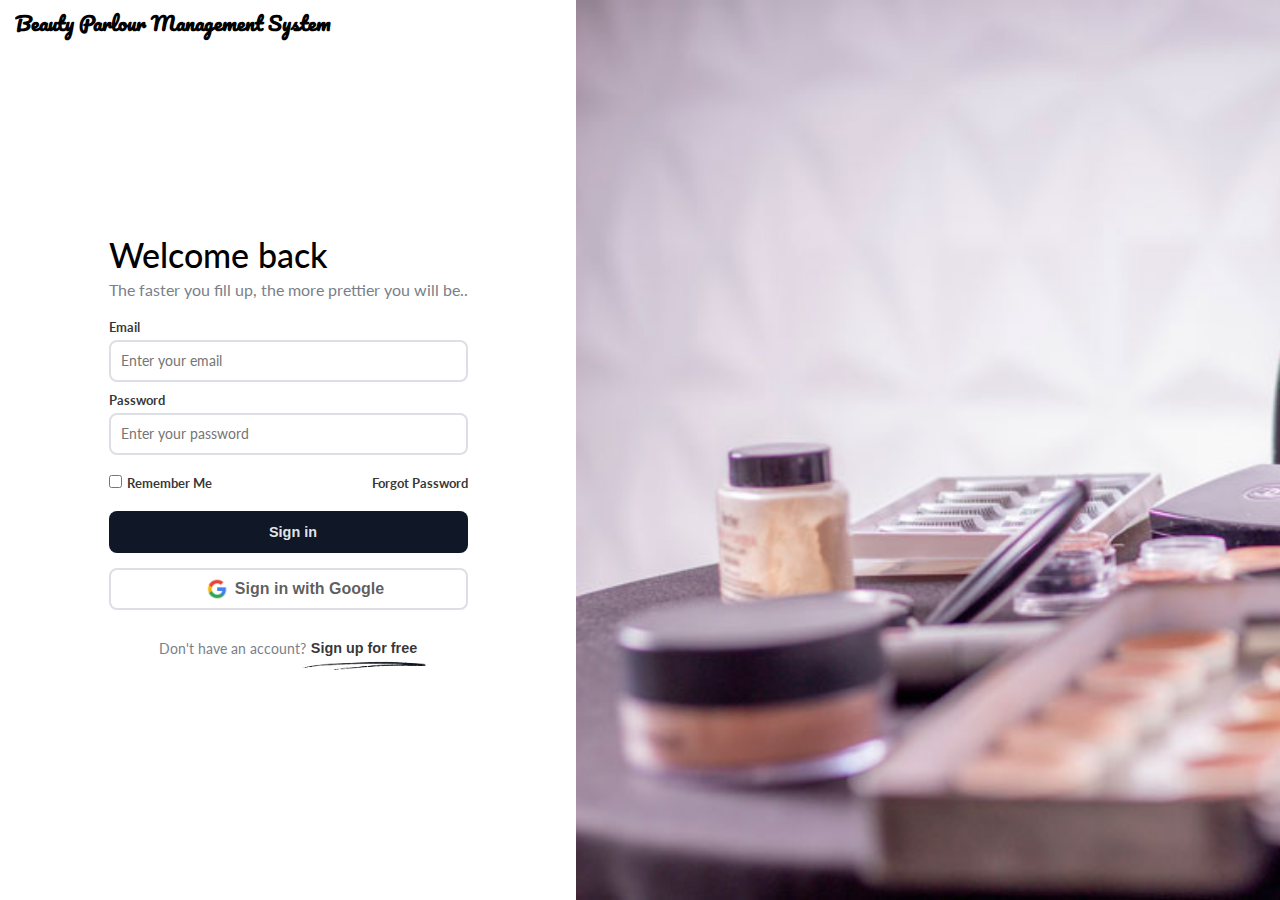
<file: Admin/login.html>
<!DOCTYPE html>
<html lang="en">

<head>
    <meta charset="UTF-8">
    <meta http-equiv="X-UA-Compatible" content="IE=edge">
    <meta name="viewport" content="width=device-width, initial-scale=1.0">
    <title>BPMS || Login Page</title>

    <link rel="stylesheet" href="./CSS/lgn-main.css">
</head>

<body>
    <div class="container">
        <div class="col-1">
            <a href="../index.html" class="logo">beauty parlour management system</a>
            <div class="form-card">
                <h2>Welcome back</h2>
                <p>The faster you fill up, the more prettier you will be..</p>
                <form method="post" id="sign-in-form">
                    <div class="form-control">
                        <label for="user-email">email</label>
                        <input type="email" id="user-email" placeholder="Enter your email">
                    </div>
                    <div class="form-control">
                        <label for="password">password</label>
                        <input type="password" id="password" placeholder="Enter your password">
                    </div>
                    <div class="ex-options">
                        <div class="save-cred">
                            <label>Remember me</label>
                            <input type="checkbox" name="save-credentials" id="sv-cred">
                        </div>
                        <a href="#">Forgot Password</a>
                    </div>
                    <button type="submit" id="signin-btn">Sign in</button>
                    <button id="g-sign-btn"> 
                        <img src="./Images/google-icon.png" alt="a google icon">
                        <p>Sign in with Google</p>
                    </button>
                </form>
                <div class="signup-link">
                    <p>Don't have an account?</p><a href="#">Sign up for free</a><img src="./Images/und-3.png" class="rough-undln">
                </div>
            </div>
        </div>
        <div class="col-2">
            
        </div>
    </div>
</body>

</html>
</file>
<file: CSS/main.css>
@import"https://fonts.googleapis.com/css2?family=Work+Sans:wght@400;500;600;700;800;900&display=swap";@import"https://fonts.googleapis.com/css2?family=Pacifico&display=swap";@import"https://fonts.googleapis.com/css2?family=Playfair+Display&display=swap";.background{position:fixed;top:0;left:0;width:100%;height:100vh;background-image:url(../images/bg.jpg);overflow-y:hidden;background-size:cover;z-index:-999}.hero-sec{display:flex;justify-content:space-between;align-items:center;position:relative;padding-left:7.9em;width:100%;height:100vh;overflow-y:hidden}.hero-sec .hero-details{display:flex;flex-direction:column;width:80%;z-index:999;justify-content:space-between;margin-top:160px}.hero-sec .hero-details h5{text-transform:uppercase;letter-spacing:6px;font-size:1rem;font-weight:bolder;margin-bottom:8px;position:relative}.hero-sec .hero-details h5::before{content:"";position:absolute;bottom:100%;width:70px;height:110px;border:5px solid #f18c8e}.hero-sec .hero-details h1{text-transform:capitalize;font-weight:bolder;font-size:3.6rem;margin-bottom:25px}.hero-sec .hero-details p{color:rgba(0,0,0,.8);line-height:1.8;width:30em;z-index:999}.hero-sec .hero-banner{transform:scale(0.86);height:100px;position:absolute;top:25px;right:-62px;z-index:-999}#booking-sec{width:100%;background-color:#fff;position:relative;padding-top:2em;padding-bottom:7.5em}#booking-sec .booking-form-card{position:absolute;background-color:#fff;bottom:30px;left:125px;z-index:999;display:flex;flex-direction:column;align-items:center;justify-content:space-evenly;padding:50px 30px 0 30px;width:29em;box-shadow:-3px -3px 20px rgba(171,165,165,.3)}#booking-sec .booking-form-card::after{content:"";position:absolute;bottom:0;left:-140px;width:140px;height:25%;background-color:#563b4c}#booking-sec .booking-form-card h5{text-transform:uppercase;color:#9e728e;font-weight:600;letter-spacing:1px;font-size:12px;margin-bottom:10px}#booking-sec .booking-form-card h2{color:#553248;font-size:1.7rem;font-family:"Playfair Display",serif;letter-spacing:1px;margin-bottom:13px}#booking-sec .booking-form-card #booking-form{display:flex;flex-direction:column;font-size:14px;width:90%}#booking-sec .booking-form-card #booking-form input,#booking-sec .booking-form-card #booking-form select{padding:20px 0 20px 0;border:0;outline:none;border-bottom:1px solid gray;text-transform:uppercase}#booking-sec .booking-form-card #booking-form input::placeholder,#booking-sec .booking-form-card #booking-form select::placeholder{color:#000}#booking-sec .booking-form-card #booking-form input[type=date],#booking-sec .booking-form-card #booking-form input[type=time]{text-transform:uppercase;color:#000}#booking-sec .booking-form-card #booking-form #book-btn{margin-top:20px;width:max-content;margin-right:auto;margin-left:auto;text-transform:uppercase;background-color:#f18c8e;color:#fff;border:0;outline:none;padding:20px 10px;cursor:pointer;font-weight:500;letter-spacing:1px}#booking-sec .booking-img-wrapper{padding:25px 0 25px 25px;border:1px solid #f18c8e;width:60%;margin-left:auto;border-right:none}#booking-sec .booking-img-wrapper .booking-bg-img{height:500px;background-image:url(../images/bg-1.jpg);background-size:cover;background-position:center;margin-left:auto}header{position:absolute;top:0;left:0;width:100%;display:flex;justify-content:space-between;align-items:center;padding-right:8.5em;padding-left:7.9em;padding-top:1.4em;z-index:999}header .logo{text-transform:capitalize;font-family:"Pacifico",cursive;font-weight:bolder;font-size:1.23rem;cursor:pointer}header nav .nav-link{color:#000;text-transform:uppercase;font-size:12px;font-weight:500;letter-spacing:1px;margin-left:30px;cursor:pointer;transition:all .25s;padding:5px 0 5px 0}header nav .nav-link:hover{color:#f18c8e}header nav .nav-link.active{color:#f18c8e}footer{color:rgba(255,255,255,.7);background-color:#100b0f;padding-top:8em;padding-bottom:7em;padding-left:7.9em;padding-right:7.9em}footer .footer-details{display:flex;justify-content:space-between;margin-bottom:40px}footer .footer-details .bpms-details h3,footer .footer-details .links h3,footer .footer-details .footer-contact h3{color:#fff}footer .footer-details .links h3,footer .footer-details .footer-contact h3{margin-bottom:40px}footer .footer-details .bpms-details{width:19em}footer .footer-details .bpms-details h3{text-transform:uppercase;font-family:"Pacifico",cursive;margin-bottom:30px}footer .footer-details .bpms-details p{line-height:2}footer .footer-details .links h3{text-transform:capitalize}footer .footer-details .links li{margin-bottom:30px}footer .footer-details .links .footer-links{color:rgba(255,255,255,.7);text-transform:capitalize;transition:all .25s}footer .footer-details .links .footer-links:hover{color:#f18c8e}footer .footer-details .footer-contact ul{display:flex;flex-direction:column;justify-content:space-between;height:150px}footer .footer-details .footer-contact li{display:flex}footer .footer-details .footer-contact li i{color:#fff;margin-right:30px;font-size:1rem}footer .footer-details .footer-contact .f-address{width:300px}footer .footer-details .footer-contact .f-phone,footer .footer-details .footer-contact .f-mail{color:#fff}footer .foot-note{text-align:center}.hero-section{position:sticky;top:0;left:0;width:100%;height:90vh;background-image:url(../images/bg-2.jpg);background-size:cover;background-position:0 0px;z-index:-999}.hero-section .pink-overlay{position:absolute;top:0;left:0;height:100%;width:100%;background-color:#f18c8e;opacity:.3}.p-map{position:absolute;bottom:135px;left:260px;z-index:99}.p-map h2{text-transform:capitalize;font-weight:900;font-size:3.1rem;margin-bottom:10px}.p-map .pathway{display:flex;align-items:center}.p-map .pathway .path{margin-right:15px}.p-map .pathway .path span{color:rgba(0,0,0,.7)}.p-map .pathway a,.p-map .pathway span{margin-right:5px;text-transform:capitalize;font-weight:bold}.p-map .pathway i{font-size:.7rem}.serv-info{display:flex;flex-direction:column;align-items:center;justify-content:space-around;padding-top:6em;padding-bottom:7em}.serv-info .serv-watermark{top:6px}.serv-info h5{margin-bottom:10px}.serv-info h2{text-transform:capitalize;font-size:2.3rem;font-weight:600;margin-bottom:27px;color:rgba(0,0,0,.8)}.serv-info p{color:gray;margin-bottom:35px}.serv-info table{width:80%;border-collapse:collapse;text-transform:capitalize;text-align:left}.serv-info table thead{border-bottom:2px solid #d3d3d3}.serv-info table th,.serv-info table td{padding:15px 10px;border:1px solid #d3d3d3}.serv-info table td:nth-child(1){font-weight:bold}.about-info{display:flex;justify-content:space-around;align-items:center;padding-left:4em;padding-top:4em;padding-bottom:4em}.about-info .abt-img-wrapper{transform:scale(0.95);height:550px;width:580px;margin-right:30px}.about-info .abt-img-wrapper img{width:100%;height:100%;object-fit:cover}.about-info .abt-details{width:40em}.about-info .abt-details .about-watermark{top:80px}.about-info .abt-details h5{margin-bottom:30px}.about-info .abt-details p{width:80%;color:gray;line-height:2}.contact-info{width:100%;height:max-content;background-color:#f7f5f6;display:flex;justify-content:space-between;align-items:flex-start;padding-top:4em;padding-bottom:4em;padding-left:6em;padding-right:6em}.contact-info .info-box{display:flex;flex-direction:column;align-items:center;flex:1}.contact-info .info-box .icon{background-color:#fff;width:50px;height:50px;display:flex;align-items:center;justify-content:center;padding:50px;border-radius:50%;font-size:1.6rem;margin-bottom:30px}.contact-info .info-box h4{text-transform:capitalize;font-weight:900;font-size:1.1rem;color:rgba(0,0,0,.8);margin-bottom:30px}.contact-info .info-box p{color:rgba(0,0,0,.8);font-weight:bold}.contact-info .con-address p{width:15em;line-height:1.6;text-align:center}.thnk-body{width:100%;padding-top:7em;padding-bottom:4em;padding-left:1em;padding-right:1em;background-color:#fff;display:flex;flex-direction:column;align-items:center}.thnk-body p{margin-bottom:10px}.thnk-body .thnk-para{font-size:1.5rem;color:rgba(0,0,0,.7)}.thnk-body #apt-id{margin-bottom:60px}.thnk-body .img-gallery{width:85%;display:flex;flex-wrap:wrap;height:fit-content}.thnk-body .img-gallery .img-card{flex:25%;border-radius:10px;overflow:hidden;margin-bottom:10px;margin-right:5px;margin-left:5px;position:relative}.thnk-body .img-gallery .img-card img{width:100%;height:100%;object-fit:cover;z-index:-999;transition:all .6s}.thnk-body .img-gallery .img-card .thnk-img-overlay{position:absolute;top:0;left:0;width:100%;height:100%;background-color:#f18c8e;opacity:0;z-index:999;color:#fff;transition:opacity 500ms}.thnk-body .img-gallery .img-card .fa-up-right-and-down-left-from-center{position:absolute;top:30px;right:30px;font-size:1.6rem;border:1px solid;padding:15px;border-radius:50%;transform:translateY(-100px);transition:transform 550ms;cursor:pointer}.thnk-body .img-gallery .img-card .thnk-img-name{position:absolute;bottom:30px;left:30px;transform:translateY(100px);transition:transform 550ms}.thnk-body .img-gallery .img-card .thnk-img-name p{text-transform:uppercase;letter-spacing:1px;font-size:1.3rem}.thnk-body .img-gallery .img-card .thnk-img-name h4{font-size:2.2rem;font-weight:500}.thnk-body .img-gallery .img-card:hover img{transform:scale(1.4)}.thnk-body .img-gallery .img-card:hover .thnk-img-overlay{opacity:.8}.thnk-body .img-gallery .img-card:hover .thnk-img-overlay .fa-up-right-and-down-left-from-center{transform:translateY(0)}.thnk-body .img-gallery .img-card:hover .thnk-img-overlay .thnk-img-name{transform:translateY(0)}*{margin:0;padding:0;box-sizing:border-box;font-family:"Work Sans",sans-serif}a{text-decoration:none;color:#000}li{list-style:none}.info{position:relative;width:100%;height:max-content;background-color:#fff;z-index:999}.info .watermark{position:absolute;font-size:7.2rem;font-weight:normal;font-family:"Pacifico",cursive;text-transform:capitalize;color:#a09f9f;opacity:.1;z-index:-999;letter-spacing:1px}.info h5{text-transform:uppercase;color:#f18c8e;letter-spacing:1px;font-size:12px}
</file>
<file: Admin/CSS/styles.css>
body{margin:0;padding:0;box-sizing:border-box}.container{width:100%}header{position:sticky;display:flex;justify-content:space-between}header .hd-col{display:flex;align-items:center;height:fit-content}header .hd-left{flex-basis:10%}header .hd-left .hamburger{flex-basis:40%;text-align:center}header .hd-left .hamburger .fa-bars{font-size:1.5rem;color:#6164c1}header .hd-left .logo{flex-basis:60%;background-color:#6164c1;color:#fff}
</file>
<file: Admin/CSS/lgn-main.css>
@import"https://fonts.googleapis.com/css2?family=Lato:wght@100;300;400;700&display=swap";@import"https://fonts.googleapis.com/css2?family=Pacifico&display=swap";*{margin:0;padding:0;box-sizing:border-box}a{text-decoration:none;color:#000}.container{display:flex;height:100vh;font-family:"Lato",sans-serif}.container .col-1{flex:1;display:flex;justify-content:center;align-items:center;position:relative}.container .col-1 .logo{position:absolute;top:5px;left:15px;text-transform:capitalize;font-family:"Pacifico",cursive;font-weight:bolder;font-size:1.23rem;cursor:pointer}.container .col-1 .form-card{width:fit-content}.container .col-1 .form-card h2{font-size:2.1rem;margin-bottom:5px;font-weight:500}.container .col-1 .form-card p{color:#7a7f8a;font-size:1rem}.container .col-1 .form-card label,.container .col-1 .form-card a{font-weight:bold;font-size:.8rem;color:rgba(0,0,0,.8)}.container .col-1 #sign-in-form{margin-top:20px;margin-bottom:30px}.container .col-1 #sign-in-form .form-control{display:flex;flex-direction:column;margin-bottom:10px}.container .col-1 #sign-in-form label{text-transform:capitalize;margin-bottom:5px}.container .col-1 #sign-in-form input,.container .col-1 #sign-in-form button{padding-left:10px;height:42px;border-radius:8px;border:2px solid #dedfe4;outline:none;font-size:.9rem;font-family:"Lato",sans-serif;color:gray}.container .col-1 #sign-in-form .ex-options{display:flex;justify-content:space-between;margin-top:20px}.container .col-1 #sign-in-form .ex-options .save-cred{display:inherit;flex-direction:row-reverse;align-items:flex-start;position:relative}.container .col-1 #sign-in-form .ex-options #sv-cred{margin-right:5px;height:auto}.container .col-1 #sign-in-form button{display:block;width:100%;outline:none;font-weight:bold;font-family:sans-serif;cursor:pointer}.container .col-1 #sign-in-form #signin-btn{background-color:#101727;color:rgba(255,255,255,.9);margin-top:15px;margin-bottom:15px;border:0}.container .col-1 #sign-in-form #g-sign-btn{background-color:rgba(0,0,0,0);display:flex;justify-content:center;align-items:center}.container .col-1 #sign-in-form #g-sign-btn p{color:rgba(0,0,0,.65)}.container .col-1 #sign-in-form #g-sign-btn img{width:30px;height:30px;margin-right:3px}.container .col-1 .signup-link{display:flex;width:fit-content;margin-left:auto;margin-right:auto;position:relative}.container .col-1 .signup-link .rough-undln{position:absolute;left:130px;top:15px;width:60%}.container .col-1 .signup-link p,.container .col-1 .signup-link a{font-size:.9rem}.container .col-1 .signup-link p{margin-right:5px}.container .col-1 .signup-link a{margin-bottom:10px;font-weight:bold;font-family:sans-serif}.container .col-2{border-top-left-radius:0px;border-bottom-left-radius:0px;flex-basis:55%;background-image:url(../Images/image_1.jpg);background-repeat:no-repeat;background-size:cover}
</file>
